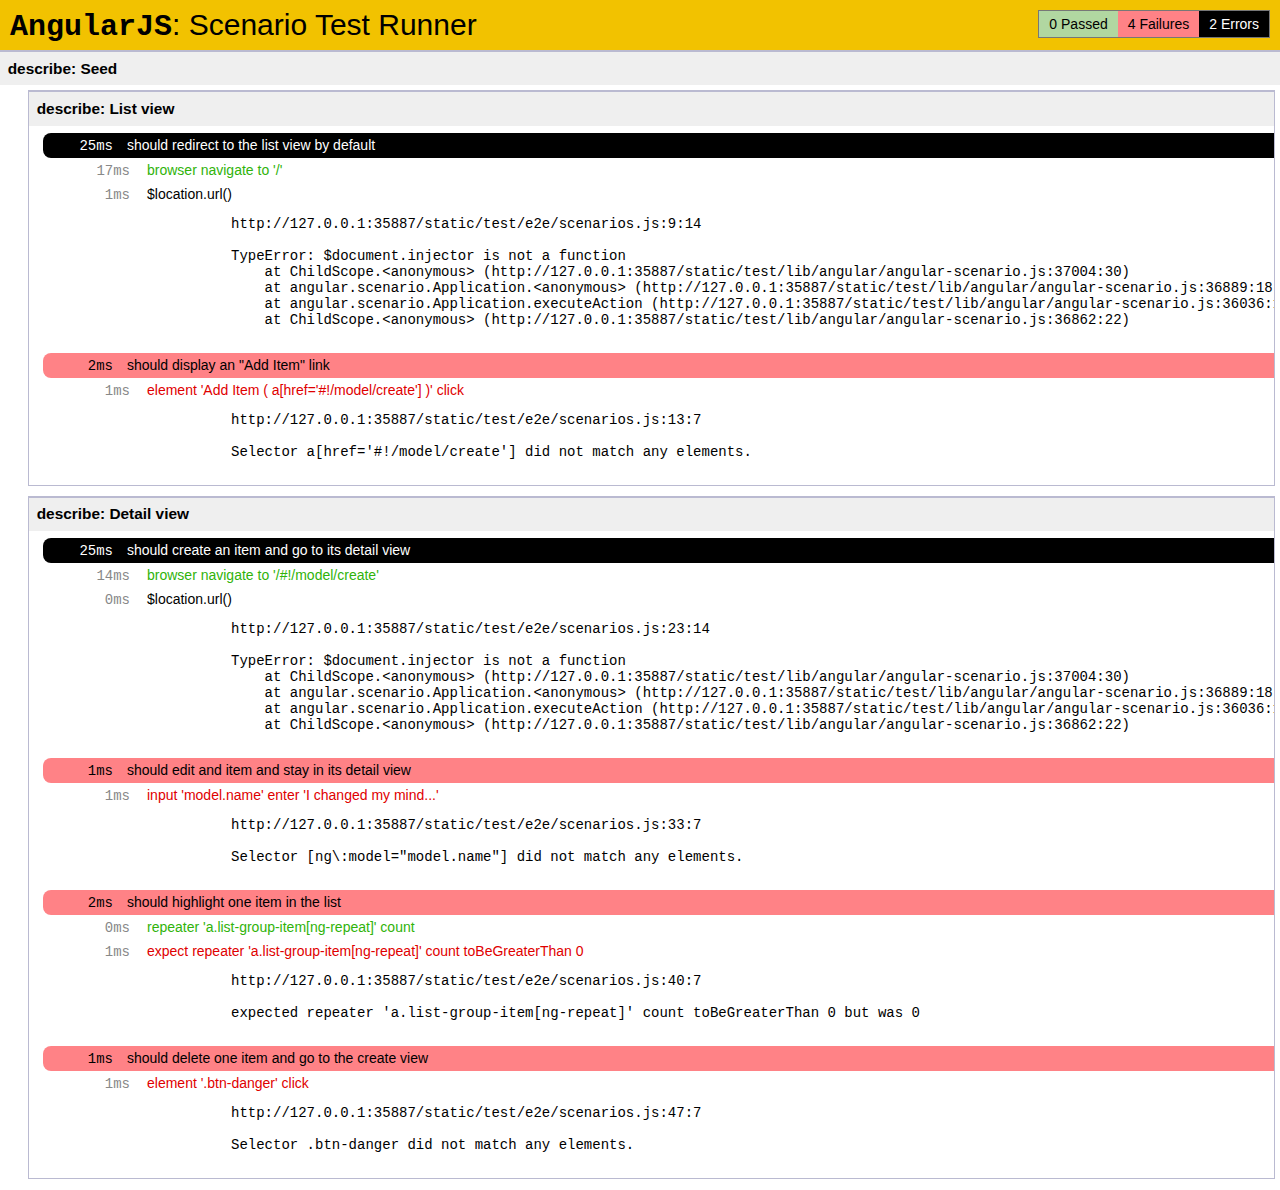
<file: static/test/e2e/index.html>
<!DOCTYPE html>
<html lang="en">
<head>
  <title>End2end Test Runner</title>
  <meta charset="utf-8">
  <script src="../lib/angular/angular-scenario.js" ng-autotest></script>
  <script src="scenarios.js"></script>
</head>
<body>
</body>
</html>
</file>
